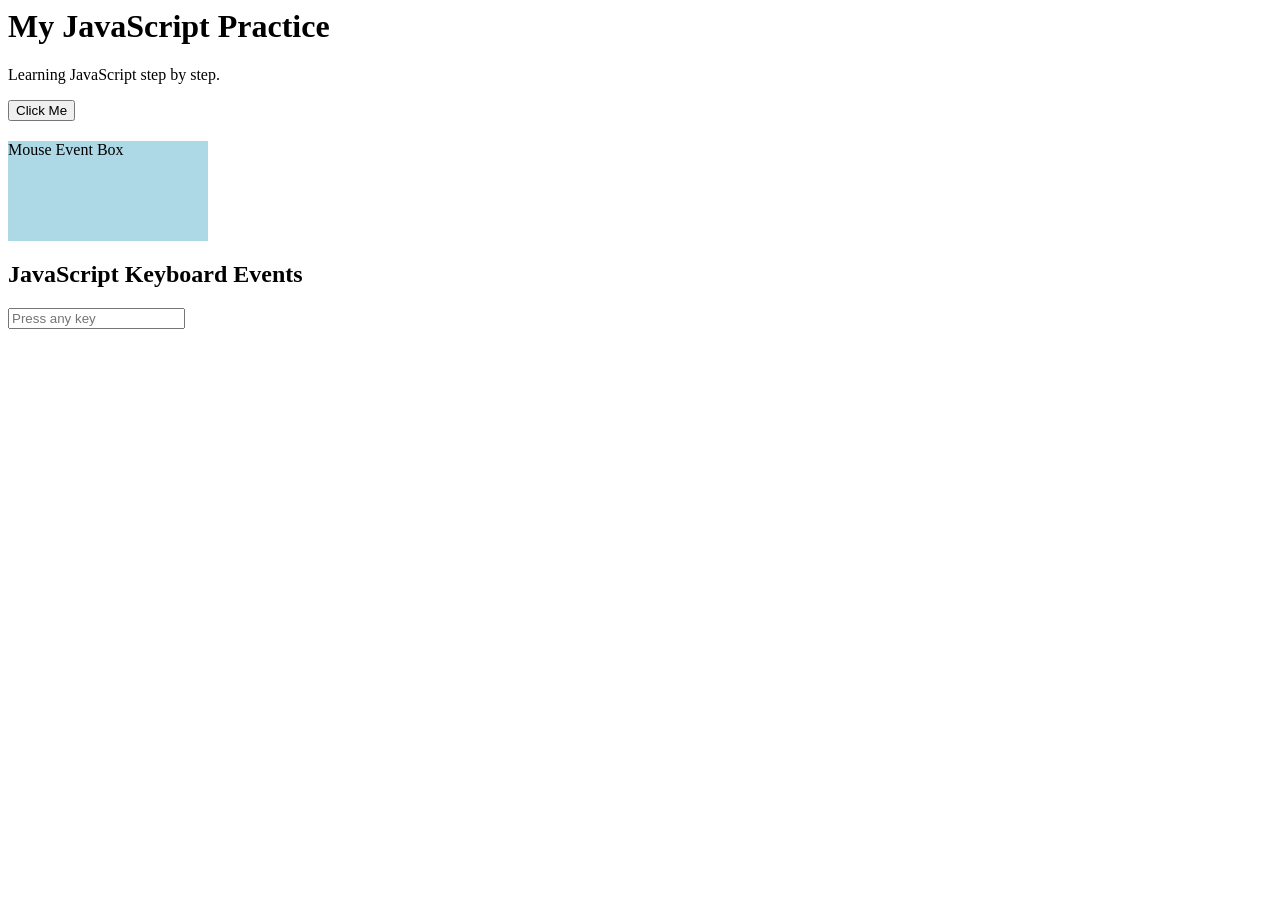
<file: index.html>
<!doctype html onload='myFunctions()'>
<html lang="en">
  <head>
    <meta charset="UTF-8" />
    <meta name="viewport" content="width=device-width, initial-scale=1.0" />
    <title>JavaScript Practice</title>
  </head>
  
  <body>
    <h1>My JavaScript Practice</h1>
    <p>Learning JavaScript step by step.</p>


     <button id="btn">Click Me</button>

    <div id="box" style="width:200px; height:100px; background-color:lightblue; margin-top:20px;">
        Mouse Event Box
    </div>


      <h2>JavaScript Keyboard Events</h2>

    <input type="text" id="username" placeholder="Press any key">

    <!--Basic Javascript  -->
    <!-- <script src="./01_fundamentals/01_variables.js"></script> -->

    <!-- storgage -->
    <!-- <script src="./storage.js"></script> -->

    <!-- cookies -->
    <!-- <script src="./cookies.js"></script> -->

    <!-- timers -->
    <!-- <script src="./timers/timers.js"></script> -->

    <!-- conditions -->
    <!-- <script src="./01_fundamentals//04_conditions.js"></script> -->

    <!-- loops -->
    <!-- <script src="./01_fundamentals//05_loops.js"></script> -->
    <!-- <script src="./01_fundamentals/whileloop.js"></script> -->

    <!-- break & continues -->
    <!-- <script src="./01_fundamentals/break&continues.js"></script> -->

    <!-- strings -->
    <!-- <script src="./01_fundamentals/strings.js"></script> -->
    <!-- <script src="./01_fundamentals/stringsearch.js"></script> -->

    <!-- javascript numbers -->
    <!-- <script src="./01_fundamentals/numbers.js"></script> -->

    <!-- funcitons -->
    <!-- <script src="./02_functions/.js"></script> -->
    <!-- <script src="./02_functions/basicfunction.js"></script> -->
    <!-- <script src="./02_functions/basicfunction2.js"></script> -->

    <!-- patterns -->
    <!-- <script src="./06_interview_programs/patterns/pattern1.js"></script> -->

    <!-- Numbers -->
    <!-- <script src="./06_interview_programs/numbersPrograms/numbers/numberProgram1.js""></script> -->
    <!-- <script src="./06_interview_programs/numbersPrograms/numbers/numberProgram2.js""></script> -->

    <!-- random Numbers -->

    <!-- <script src="./06_interview_programs/numbersPrograms/randoms/randomNumbers.js"></script> -->
    <!-- <script src="./06_interview_programs/numbersPrograms/randoms/randomnumbers1.js"></script> -->

    <!-- digits -->
    <!-- <script src="./06_interview_programs/numbersPrograms/digits/digits1.js""></script>
    <script src="./06_interview_programs/numbersPrograms/digits/digits2.js""></script> -->

    <!-- prime Numbers -->
    <!-- <script src="./06_interview_programs/numbersPrograms/primes/primeNumber.js"></script> -->
    <!-- <script src="./06_interview_programs/numbersPrograms/primes/primeNumber1.js"></script> -->

    <!-- fibonacci -->
    <!-- <script src="./06_interview_programs/numbersPrograms/Fibonacci/Fibonacci1.js"></script> -->
    <!-- <script src="./06_interview_programs/numbersPrograms/Fibonacci/Fibonacci2.js"></script> -->

    <!-- level-1 -->
    <!-- <script src="./06_interview_programs/level-01.js"></script> -->

    <!-- objects example -->
    <!-- <script src="./objects/object1.js"></script> -->
    <!-- <script src="./objects/object2.js"></script> -->
    <!-- <script src="./objects/objectPractice1.js"></script> -->
    <!-- <script src="./objects/objectPractice2.js"></script> -->
    <!-- <script src="./objects/objectPractice3.js"></script> -->
    <!-- <script src="./objects/objectPractice4.js"></script> -->

    <!-- scope -->

    <!-- <script src="./scopes/scopes1.js"></script> -->
    <!-- <script src="./scopes/scopes2.js"></script> -->
    <!-- <script src="./scopes/scopes3.js"></script> -->

    <!-- date -->

    <!-- <script src="./dates/dates01.js"></script> -->
    <!-- <script src="./dates/dates02.js"></script> -->

    <!-- array -->

    <!-- <script src="./Array/array1.js"></script> -->
    <!-- <script src="./Array/array2.js"></script> -->
    <!-- <script src="./Array/array3.js"></script> -->

    <!-- sets -->

    <!-- <script src="./sets/set1.js"></script> -->

    <!-- js iterations -->
    <!-- <script src="./jsiterations/jsloops.js"></script> -->
    <!-- <script src="./jsiterations/iterables.js"></script> -->
    <!-- <script src="./jsiterations/jsiterators.js"></script> -->

    <!-- events example -->

    <!-- <script src="./htmlEvents/mouseEvents.js"></script> -->
    <!-- <script src="./htmlEvents/keywordEvents.js"></script> -->
    <script src="./htmlEvents/loadEvents.js"></script>
  </body>
</html>
</file>
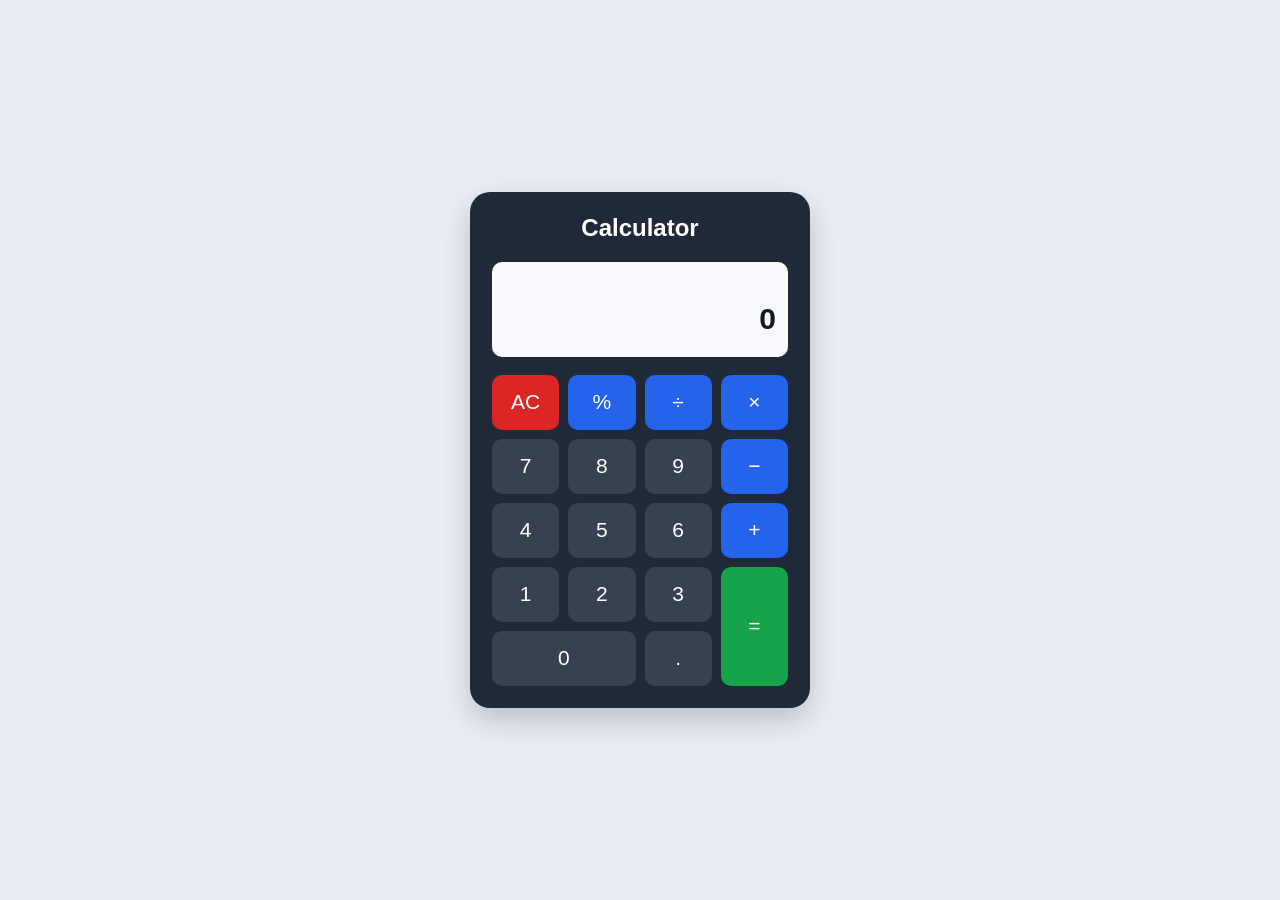
<file: tiny_project/calculator/index.html>
<!DOCTYPE html>
<html lang="en">
<head>
    <meta charset="UTF-8">
    <meta name="viewport" content="width=device-width, initial-scale=1.0">
    <title>My Calculator</title>
    <link rel="stylesheet" href="style.css">
</head>
<body>

    <div class="calculator">
        <h2>Calculator</h2>

        <div class="display">
            <div id="expression"> </div>
            <div id="screen">0</div>
        </div>

        <div class="buttons">
            <button class="clear" onclick="clearScreen()">AC</button>
            <button class="operator" onclick="chooseOperator('%')">%</button>
            <button class="operator" onclick="chooseOperator('/')">÷</button>
            <button class="operator" onclick="chooseOperator('*')">×</button>

            <button onclick="addNumber('7')">7</button>
            <button onclick="addNumber('8')">8</button>
            <button onclick="addNumber('9')">9</button>
            <button class="operator" onclick="chooseOperator('-')">−</button>

            <button onclick="addNumber('4')">4</button>
            <button onclick="addNumber('5')">5</button>
            <button onclick="addNumber('6')">6</button>
            <button class="operator" onclick="chooseOperator('+')">+</button>

            <button onclick="addNumber('1')">1</button>
            <button onclick="addNumber('2')">2</button>
            <button onclick="addNumber('3')">3</button>
            <button class="equal" onclick="calculate()">=</button>

            <button class="zero" onclick="addNumber('0')">0</button>
            <button onclick="addDecimal()">.</button>
        </div>
    </div>

    <script src="script.js"></script>
</body>
</html>
</file>
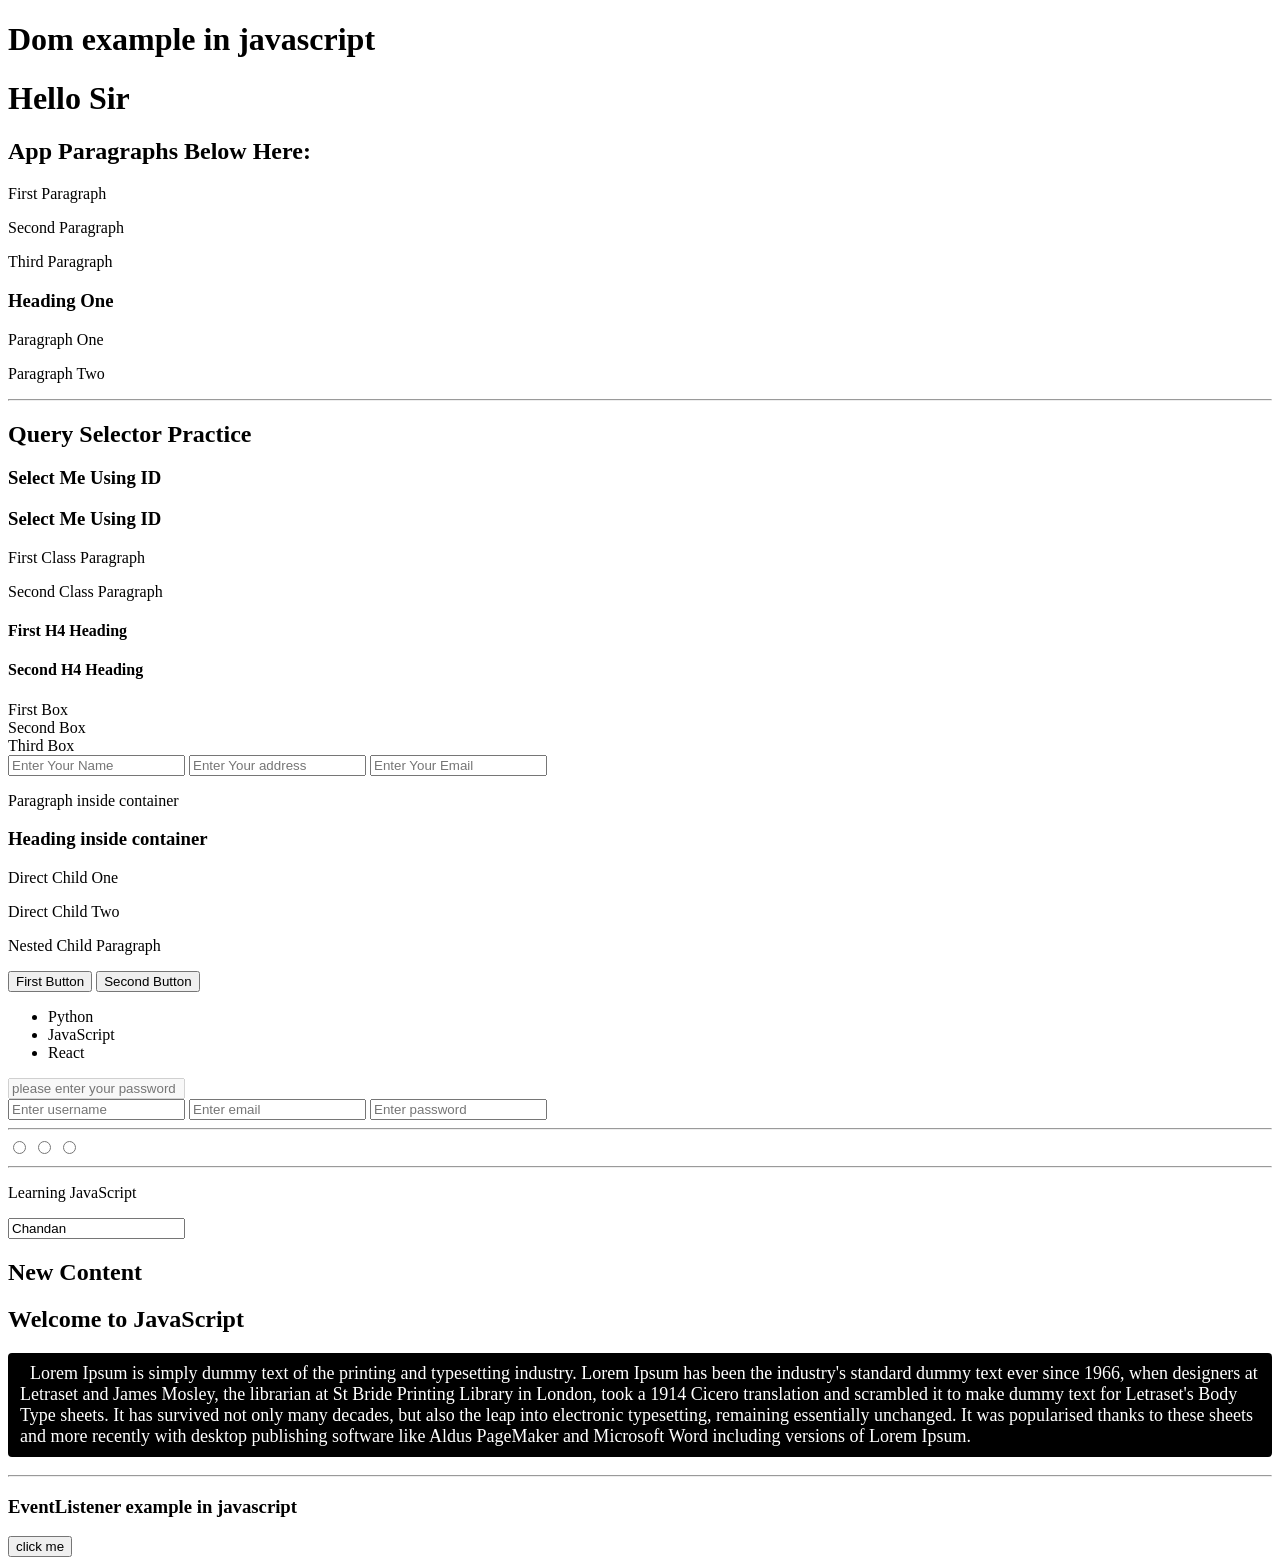
<file: dom.html>
<!doctype html>
<html lang="en">
  <head>
    <meta charset="UTF-8" />
    <meta name="viewport" content="width=device-width, initial-scale=1.0" />
    <title>Document</title>
    <style>
      .myStyle {
        color: red;
        background-color: yellow;
        font-size: 20px;
        font-weight: bold;
        padding: 10px;
      }

      .mytitle {
        color: white;
        background-color: black;
        font-size: 20px;
        font-weight: bold;
        padding: 10px 12px;
        border-radius: 10px;
        text-align: center;
      }
    </style>
  </head>
  <body>
    <h1>Dom example in javascript</h1>
    <h1 id="heading">Hello Sir</h1>

    <h2>App Paragraphs Below Here:</h2>
    <p>First Paragraph</p>
    <p>Second Paragraph</p>
    <p>Third Paragraph</p>

    <h3 class="title">Heading One</h3>

    <p class="title">Paragraph One</p>

    <p class="title">Paragraph Two</p>

    <hr />

    <h2>Query Selector Practice</h2>

    <!-- 1. ID selector -->
    <h3 id="myHeading">Select Me Using ID</h3>
    <h3 id="myHeading">Select Me Using ID</h3>

    <!-- 2. Class selector -->
    <p class="myPara">First Class Paragraph</p>
    <p class="myPara">Second Class Paragraph</p>

    <!-- 3. Tag selector -->
    <h4>First H4 Heading</h4>
    <h4>Second H4 Heading</h4>

    <!-- 4. Multiple classes -->
    <div class="box active">First Box</div>
    <div class="box">Second Box</div>
    <div class="box active">Third Box</div>

    <!-- 5. Attribute selector -->
    <input type="text" placeholder="Enter Your Name" />
    <input type="text" placeholder="Enter Your address" />
    <input type="email" placeholder="Enter Your Email" />

    <!-- 6. Nested selector -->
    <div class="container">
      <p>Paragraph inside container</p>
      <h3>Heading inside container</h3>
    </div>

    <!-- 7. Child selector -->
    <div class="parent">
      <p>Direct Child One</p>
      <p>Direct Child Two</p>

      <section>
        <p>Nested Child Paragraph</p>
      </section>
    </div>

    <!-- 8. Button selector -->
    <button class="btn">First Button</button>
    <button class="btn">Second Button</button>

    <!-- 9. Pseudo-class selector -->
    <ul>
      <li>Python</li>
      <li>JavaScript</li>
      <li>React</li>
    </ul>

    <div>
      <input
        type="password"
        placeholder="please enter your password"
        disabled
      />
    </div>

    <input type="text" name="username" placeholder="Enter username" />

    <input type="email" name="email" placeholder="Enter email" />

    <input type="password" name="password" placeholder="Enter password" />

    <hr />

    <input type="radio" name="gender" value="Male" />
    <input type="radio" name="gender" value="Female" />
    <input type="radio" name="gender" value="Other" />

    <!-- ==================================================================== -->

    <hr />

    <div id="myDiv">
      <h4 style="padding: 20px; display: none">Hello Sir</h4>
      <p>Learning JavaScript</p>
    </div>

    <!-- =================================== -->

    <input
      id="username"
      type="text"
      placeholder="Enter your name"
      value="Chandan"
    />

    <div id="container">
      <p id="myPara">Hello World</p>
      <p id="oldPara">Old Content</p>
    </div>


    <hr>

    <h3>EventListener example in javascript </h3>

    <button id="mybutton">click me </button>


    <!-- <script src="./dom_events/selectElements.js"></script> -->
    <!-- <script src="./dom_events/accessElements.js"></script> -->
    <!-- <script src="./dom_events/accessAttributes.js"></script> -->
    <script src="./dom_events/Manipulatingdom.js"></script>
  </body>
</html>
</file>
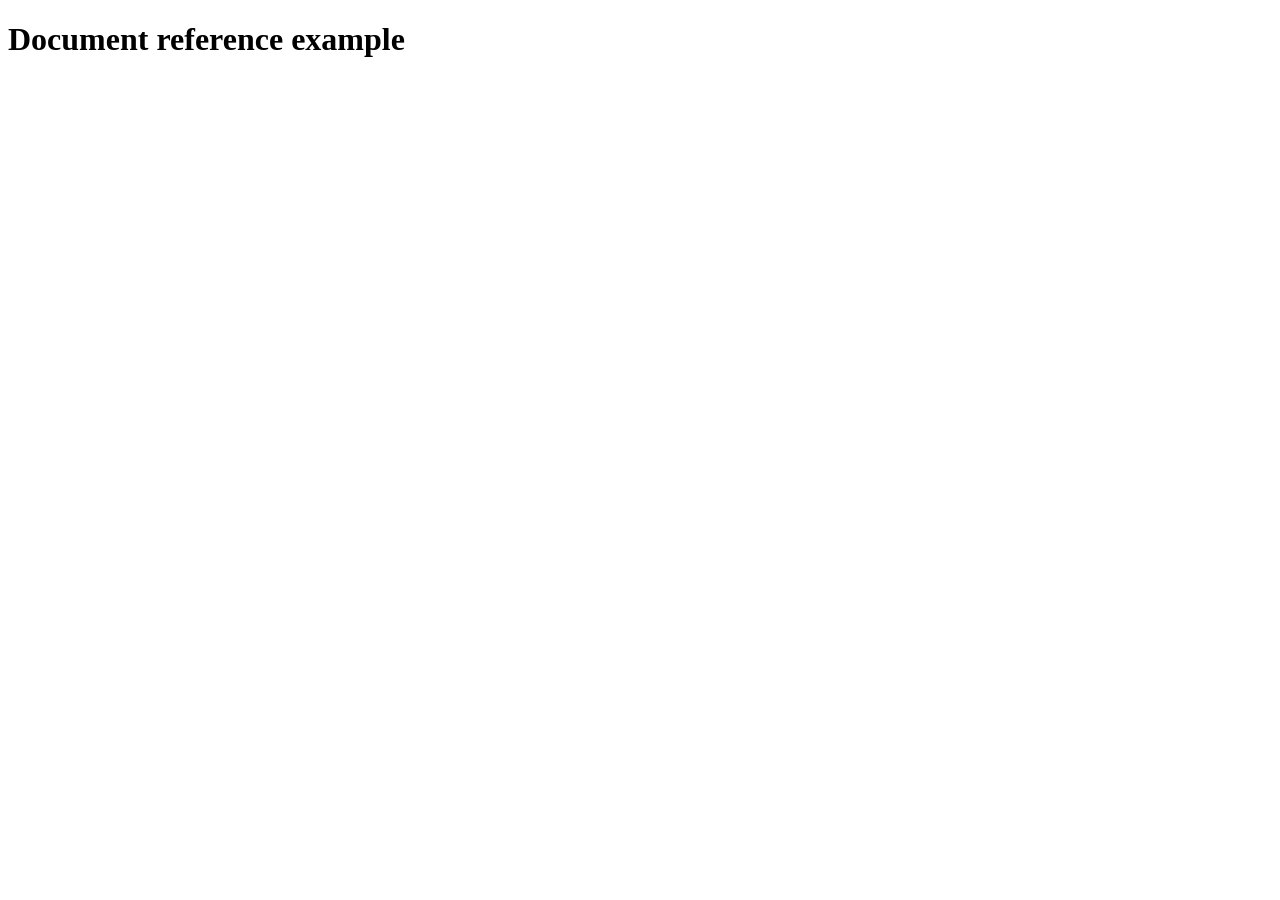
<file: dom_events/documentReference.html>
<!DOCTYPE html>
<html lang="en">
<head>
    <meta charset="UTF-8">
    <meta name="viewport" content="width=device-width, initial-scale=1.0">
    <title>Document</title>
</head>
<body>
    <h1>Document reference example </h1>
</body>

<script src="./documentReference.js"></script>
</html>
</file>
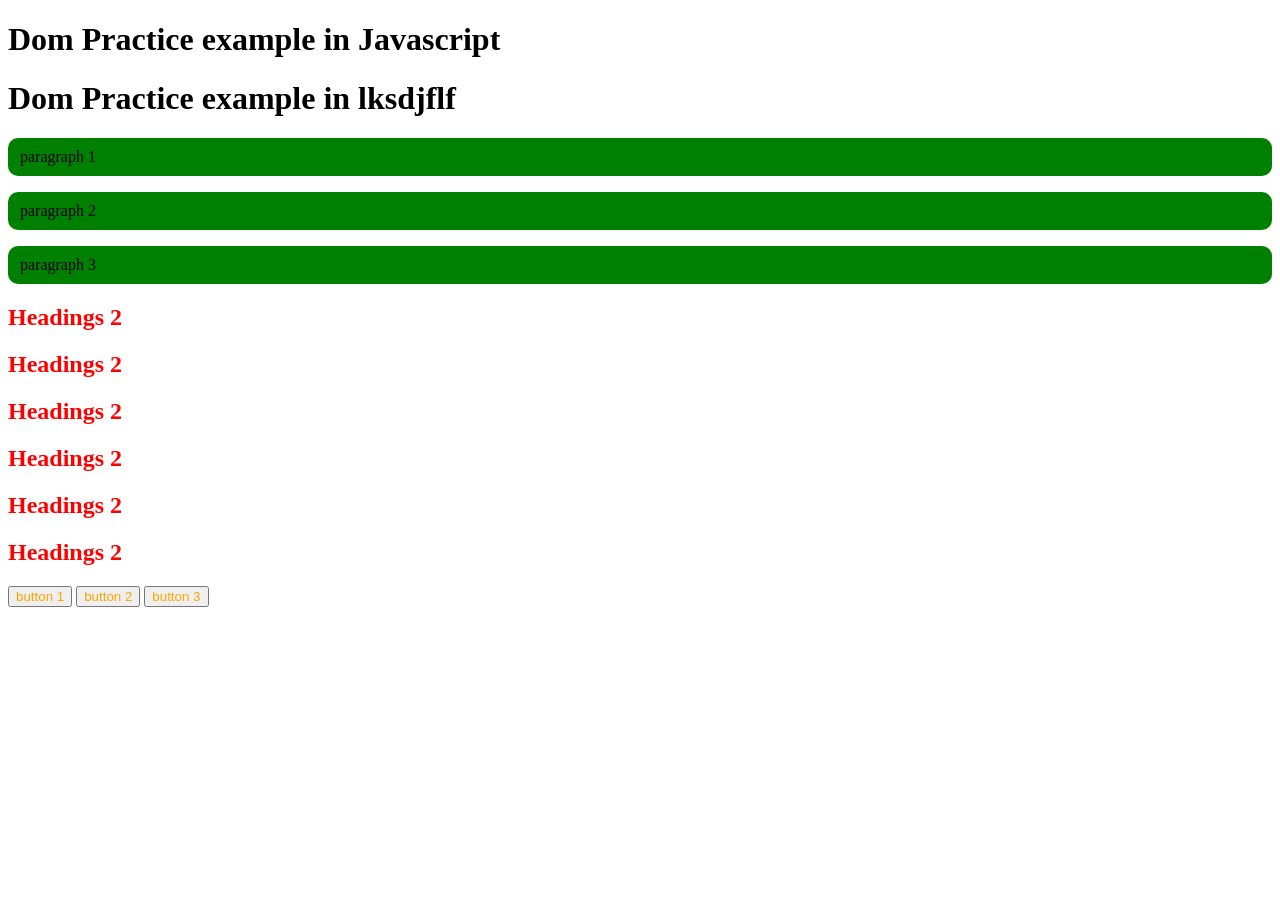
<file: dom_events/dom_practices/dompractice_level1.html>
<!doctype html>
<html lang="en">
  <head>
    <meta charset="UTF-8" />
    <meta name="viewport" content="width=device-width, initial-scale=1.0" />
    <title>Document</title>
  </head>
  <body>
    <h1 id="heading1" class="headings1">Dom Practice example in Javascript</h1>
    <h1 id="heading2" class="headings1">Dom Practice example in lksdjflf</h1>

    <div class="container">
      <p class="para1 common" id="para1">paragraph 1</p>
      <p class="para2 common">paragraph 2</p>
      <p class="para3 common">paragraph 3</p>
    </div>

    <h2>Headings 2</h2>
    <h2>Headings 2</h2>
    <h2>Headings 2</h2>
    <h2>Headings 2</h2>
    <h2>Headings 2</h2>
    <h2>Headings 2</h2>

    <div id="buttons">
      <button class="button1">button 1</button>
      <button class="button2">button 2</button>
      <button class="button3">button 3</button>
    </div>

    <script src="./dompractice_level1.js"></script>
  </body>
</html>
</file>
<file: tiny_project/calculator/style.css>
* {
    box-sizing: border-box;
}

body {
    margin: 0;
    min-height: 100vh;
    display: flex;
    justify-content: center;
    align-items: center;
    background: #e9edf5;
    font-family: Arial, sans-serif;
}

.calculator {
    width: 340px;
    padding: 22px;
    background: #202938;
    border-radius: 20px;
    box-shadow: 0 12px 30px #0003;
}

h2 {
    text-align: center;
    color: white;
    margin-top: 0;
}

.display {
    width: 100%;
    min-height: 95px;
    padding: 12px;
    margin-bottom: 18px;
    border-radius: 10px;
    background: #f7f9fc;
    overflow: hidden;
    text-align: right;
}

#expression {
    min-height: 28px;
    color: #64748b;
    font-size: 18px;
    overflow-wrap: anywhere;
}

#screen {
    min-height: 38px;
    color: #111827;
    font-size: 30px;
    font-weight: bold;
    overflow-wrap: anywhere;
}

.buttons {
    display: grid;
    grid-template-columns: repeat(4, 1fr);
    gap: 9px;
}

button {
    min-width: 0;
    height: 55px;
    border: none;
    border-radius: 10px;
    background: #374151;
    color: white;
    font-size: 21px;
    cursor: pointer;
}

button:hover {
    filter: brightness(1.2);
}

.operator {
    background: #2563eb;
}

.clear {
    background: #dc2626;
}

.equal {
    background: #16a34a;
    grid-row: span 2;
    height: auto;
}

.zero {
    grid-column: span 2;
}
</file>
